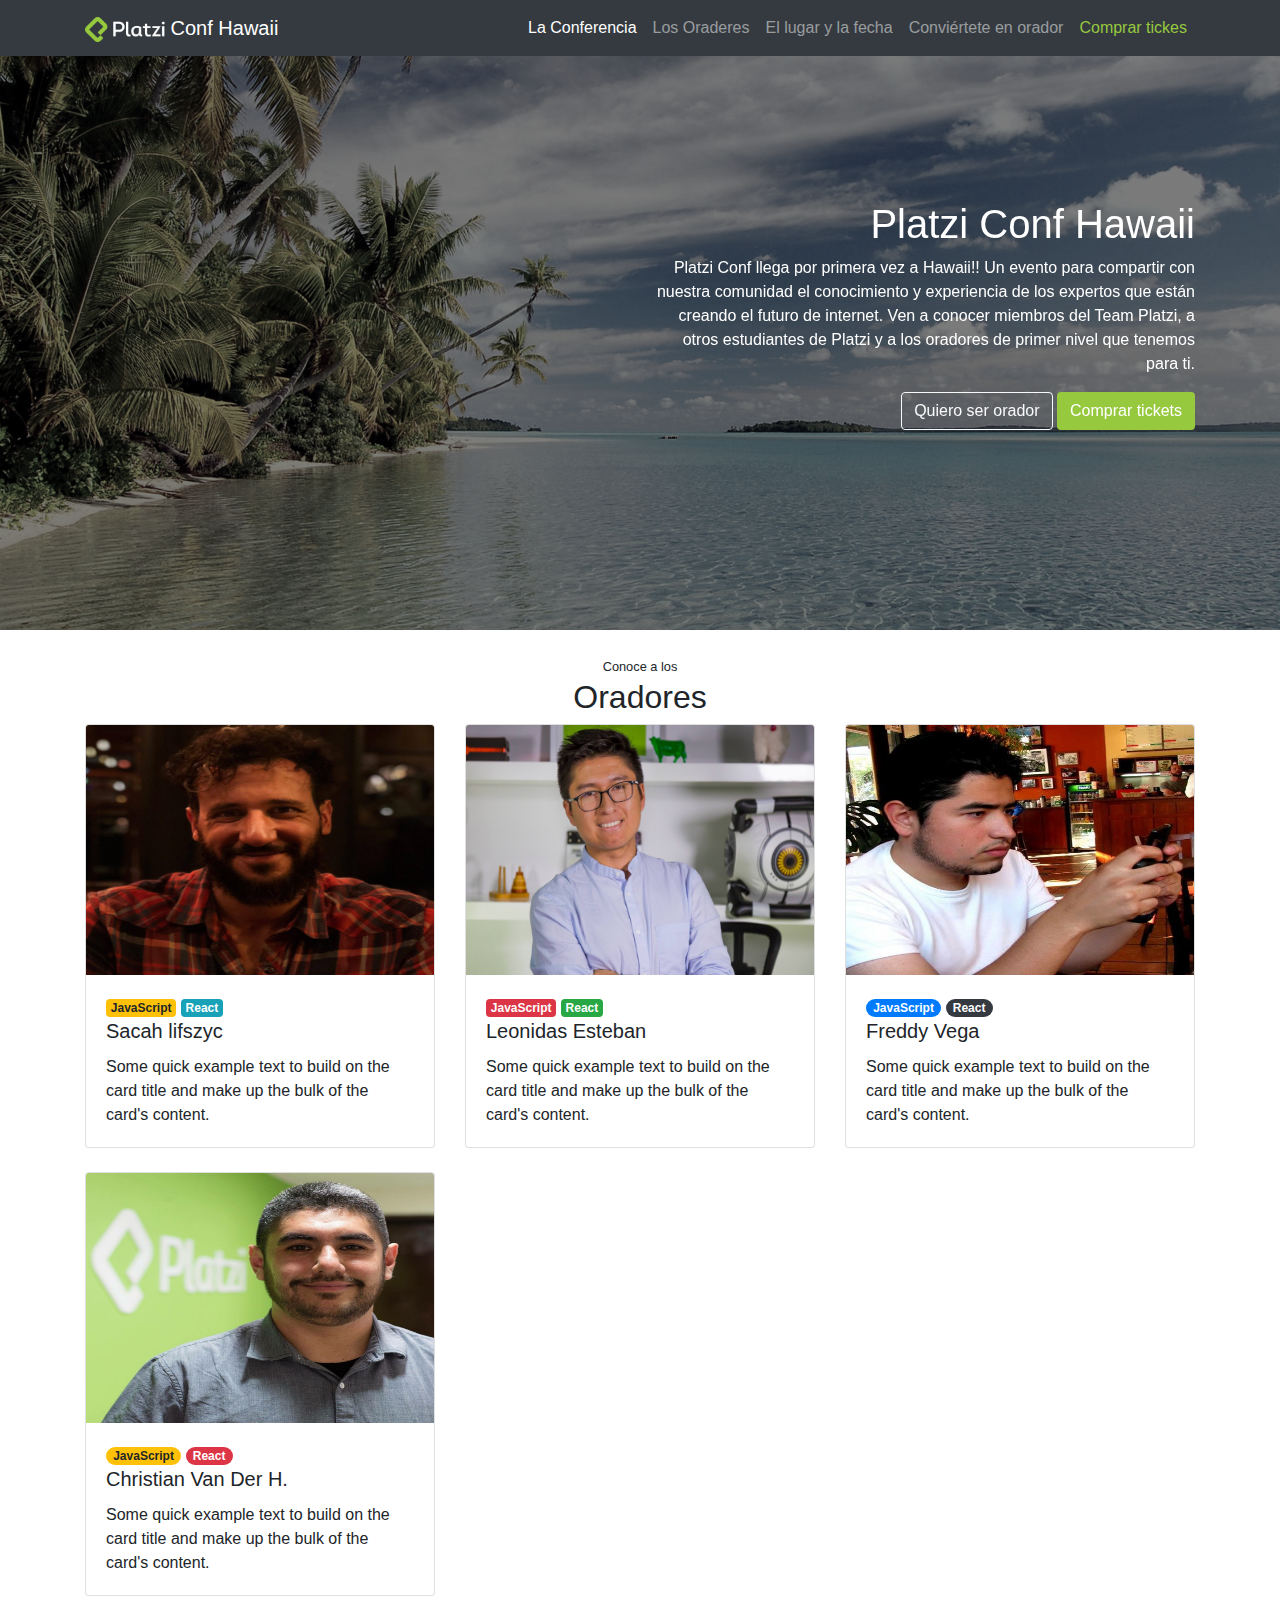
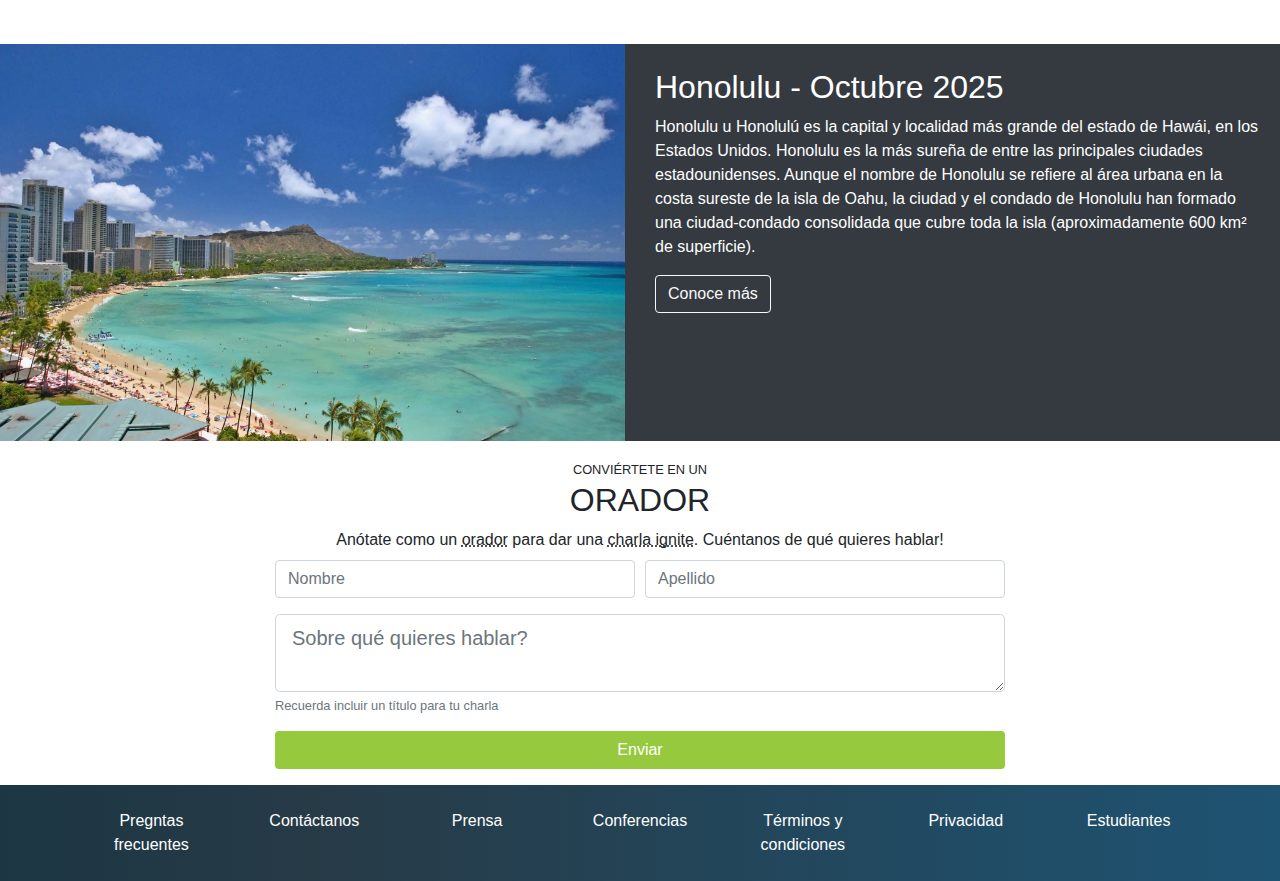
<file: Index.html>
<!doctype html>
<html lang="en">

<head>
    <!-- Required meta tags -->
    <meta charset="utf-8">
    <meta name="viewport" content="width=device-width, initial-scale=1, shrink-to-fit=no">

    <!-- Bootstrap CSS -->
    <link rel="stylesheet" href="https://stackpath.bootstrapcdn.com/bootstrap/4.3.1/css/bootstrap.min.css" integrity="sha384-ggOyR0iXCbMQv3Xipma34MD+dH/1fQ784/j6cY/iJTQUOhcWr7x9JvoRxT2MZw1T" crossorigin="anonymous">
    <link rel="stylesheet" href="./css/index.css">
    <title>Hello, world!</title>
</head>

<body data-spy="scroll" data-target="#navbarSupportedContent" data-offset="57">


    <!-- Header-->
    <nav id="header" class="navbar navbar-expand-lg navbar-dark bg-dark fixed-top">
        <div class="container">
            <a class="navbar-brand" href="#">
                <img src="./img/platzi-logo.png" alt="platzi logo"> Conf Hawaii
            </a>
            <button class="navbar-toggler" type="button" data-toggle="collapse" data-target="#navbarSupportedContent" aria-controls="navbarSupportedContent" aria-expanded="false" aria-label="Toggle navigation">
        <span class="navbar-toggler-icon"></span>
        </button>
            <!-- navbarSupportedContent -->
            <div class="collapse navbar-collapse" id="navbarSupportedContent">
                <ul class="navbar-nav ml-auto">
                    <li class="nav-item ">
                        <a class="nav-link" href="#main">La Conferencia</a>
                    </li>
                    <li class="nav-item">
                        <a class="nav-link" href="#speakers">Los Oraderes</a>
                    </li>
                    <li class="nav-item">
                        <a class="nav-link" href="#place-time">El lugar y la fecha</a>
                    </li>
                    <li class="nav-item">
                        <a class="nav-link" href="#conviertete-en-orador">Conviértete en orador</a>
                    </li>
                    <li class="nav-item">
                        <a class="nav-link text-platzi" href="#" data-toggle="modal" data-target="#modalCompra">Comprar tickes</a>
                    </li>
            </div>
        </div>
    </nav>
    <!-- /Header-->

    <!-- Main-->
    <main id="main">
        <div id="carousel" class="carousel slide carousel-fade" data-ride="carousel" data-pause="false">
            <div class="carousel-inner">
                <div class="carousel-item active">
                    <img class="d-block w-100" src="./img/hawaii.jpg" alt="Hawaii 1">
                </div>
                <div class="carousel-item">
                    <img class="d-block w-100" src="./img/hawaii2.jpg" alt="Hawaii 2">
                </div>
                <div class="carousel-item">
                    <img class="d-block w-100" src="./img/hawaii3.jpeg" alt="Hawaii 3">
                </div>
            </div>
            <div class="overlay">
                <div class="container">
                    <div class="row align-items-center">
                        <div class="col-md-6 offset-md-6 text-center text-md-right">
                            <h1>Platzi Conf Hawaii</h1>
                            <p class="d-none d-md-block">
                                Platzi Conf llega por primera vez a Hawaii!! Un evento para compartir con nuestra comunidad el conocimiento y experiencia de los expertos que están creando el futuro de internet. Ven a conocer miembros del Team Platzi, a otros estudiantes de Platzi y
                                a los oradores de primer nivel que tenemos para ti.
                            </p>
                            <a href="#" class="btn btn-outline-light">Quiero ser orador</a>
                            <button type="button" class="btn btn-platzi" data-toggle="modal" data-target="#modalCompra">Comprar tickets</button>
                        </div>
                    </div>
                </div>
            </div>
            <!-- <a class="carousel-control-prev" href="#carouselExampleFade" role="button" data-slide="prev">
                <span class="carousel-control-prev-icon" aria-hidden="true"></span>
                <span class="sr-only">Previous</span>
            </a>
            <a class="carousel-control-next" href="#carouselExampleFade" role="button" data-slide="next">
                <span class="carousel-control-next-icon" aria-hidden="true"></span>
                <span class="sr-only">Next</span>
            </a> -->
        </div>
    </main>
    <!-- /Main-->

    <!-- Speakers-->
    <section id="speakers" class="mt-4 mb-4">
        <div class="container">
            <div class="row">

                <div class="col text-center text-upprcase">
                    <small>Conoce a los</small>
                    <h2>Oradores</h2>
                </div>
            </div>
            <div class="row">
                <div class="col-12 col-md-6 col-lg-4 mb-4 ">
                    <div class="card">
                        <img class="card-img-top" src="./speakers/sacha.jpg" alt="Foto de Sacha" style="height: 250px">
                        <div class="card-body">
                            <div class="badges">
                                <span class="badge badge-warning">JavaScript</span>
                                <span class="badge badge-info">React</span>
                            </div>
                            <h5 class="card-title ">Sacah lifszyc</h5>
                            <p class="card-text">Some quick example text to build on the card title and make up the bulk of the card's content.</p>
                            <!-- <a href="#" class="btn btn-primary">Go somewhere</a> -->
                        </div>
                    </div>
                </div>
                <div class="col-12 col-md-6 col-lg-4 mb-4 ">
                    <div class="card">
                        <img class="card-img-top" src="./speakers/leonidas.jpeg" alt="Foto de Sacha" style="height: 250px">
                        <div class="card-body">
                            <div class="badges">
                                <span class="badge badge-danger">JavaScript</span>
                                <span class="badge badge-success">React</span>
                            </div>
                            <h5 class="card-title ">Leonidas Esteban</h5>
                            <p class="card-text">Some quick example text to build on the card title and make up the bulk of the card's content.</p>
                            <!-- <a href="#" class="btn btn-primary">Go somewhere</a> -->
                        </div>
                    </div>
                </div>
                <div class="col-12 col-md-6 col-lg-4 mb-4 ">
                    <div class="card">
                        <img class="card-img-top" src="./speakers/freddy.jpeg" alt="Foto de Sacha" style="height: 250px">
                        <div class="card-body">
                            <div class="badges">
                                <span class="badge badge-pill badge-primary">JavaScript</span>
                                <span class="badge badge-pill badge-dark">React</span>
                            </div>
                            <h5 class="card-title ">Freddy Vega</h5>
                            <p class="card-text">Some quick example text to build on the card title and make up the bulk of the card's content.</p>
                            <!-- <a href="#" class="btn btn-primary">Go somewhere</a> -->
                        </div>
                    </div>
                </div>
                <div class="col-12 col-md-6 col-lg-4 mb-4 ">
                    <div class="card">
                        <img class="card-img-top" src="./speakers/cvander.jpeg" alt="Foto de Sacha" style="height: 250px">
                        <div class="card-body">
                            <div class="badges">
                                <span class="badge badge-pill badge-warning">JavaScript</span>
                                <span class="badge badge-pill badge-danger">React</span>
                            </div>
                            <h5 class="card-title ">Christian Van Der H.</h5>
                            <p class="card-text">Some quick example text to build on the card title and make up the bulk of the card's content.</p>
                            <!-- <a href="#" class="btn btn-primary">Go somewhere</a> -->
                        </div>
                    </div>
                </div>
            </div>
        </div>
    </section>
    <!-- /Speakers-->
    <!-- Lugar y fecha -->
    <section id="place-time">
        <div class="container-fluid">
            <div class="row">
                <div class="col-12 col-lg-6 pl-0 pr0">
                    <img src="./img/honolulu.jpg" alt="Honolulu">
                </div>
                <div class="col-12 col-lg-6 pt-4 pb-4">
                    <h2>Honolulu - Octubre 2025 </h2>
                    <p>Honolulu u Honolulú​ es la capital y localidad más grande del estado de Hawái, en los Estados Unidos.​ Honolulu es la más sureña de entre las principales ciudades estadounidenses. Aunque el nombre de Honolulu se refiere al área urbana
                        en la costa sureste de la isla de Oahu, la ciudad y el condado de Honolulu han formado una ciudad-condado consolidada que cubre toda la isla (aproximadamente 600 km² de superficie).</p>
                    <a href="https://es.wikipedia.org/wiki/Honolulu" class="btn btn-outline-light">Conoce más</a>
                </div>
            </div>
        </div>

    </section>
    <!-- /Lugar y fecha -->
    <!-- Conviertete en Orador -->
    <section id="conviertete-en-orador" class="pt-3 pb-3">
        <div class="container">
            <div class="row">
                <div class="col text-uppercase text-center">
                    <small> Conviértete en un </small>
                    <h2>Orador</h2>
                </div>
            </div>
            <div class="row">
                <div class="col text-center">
                    Anótate como un <abbr data-toggle="tooltip" title="Quien da la charla">orador</abbr> para dar una <abbr data-toggle="tooltip" title="Charlas de 5 minutos">charla ignite</abbr>. Cuéntanos de qué quieres hablar!
                </div>

            </div>
            <div class="row">
                <div class="col col-md-10 offset-md-1 col-lg-8 offset-lg-2 pt-2">
                    <form>
                        <div class="form-row">
                            <div class="form-group col-12 col-md-6">
                                <input type="text" class="form-control" placeholder="Nombre">
                            </div>
                            <div class="form-group col-12 col-md-6">
                                <input type="text" class="form-control" placeholder="Apellido">
                            </div>
                        </div>
                        <div class="form-row">
                            <div class="form-group col">
                                <textarea name="text" class="form-control form-control-lg" placeholder="Sobre qué quieres hablar?"></textarea>
                                <small class="form-text text-muted">
                                    Recuerda incluir un título para tu charla
                                </small>
                            </div>
                        </div>
                        <div class="form-row">
                            <div class="col">
                                <button type="button" class="btn btn-platzi btn-block">Enviar</button>
                            </div>
                        </div>
                    </form>
                </div>
            </div>
        </div>
    </section>
    <!-- /Conviertete en Orador -->

    <!-- Footer-->
    <footer id="footer" class="pb-4 pt-4">
        <div class="container">
            <div class="row text-center">
                <div class="col-12 col-lg">
                    <a href="#">Pregntas frecuentes</a>
                </div>
                <div class="col-12 col-lg">
                    <a href="#">Contáctanos</a>
                </div>
                <div class="col-12 col-lg">
                    <a href="#">Prensa</a>
                </div>
                <div class="col-12 col-lg">
                    <a href="#">Conferencias</a>
                </div>
                <div class="col-12 col-lg">
                    <a href="#">Términos y condiciones</a>
                </div>
                <div class="col-12 col-lg">
                    <a href="#">Privacidad</a>
                </div>
                <div class="col-12 col-lg">
                    <a href="#">Estudiantes</a>
                </div>
            </div>
        </div>

    </footer>


    <!-- Modal -->
    <div class="modal fade" id="modalCompra" tabindex="-1" role="dialog" aria-labelledby="exampleModalCenterTitle" aria-hidden="true">
        <div class="modal-dialog modal-dialog-centered" role="document">
            <div class="modal-content">
                <div class="modal-header">
                    <h5 class="modal-title" id="exampleModalCenterTitle">Comprar ticktes</h5>
                    <button type="button" class="close" data-dismiss="modal" aria-label="Close">
                <span aria-hidden="true">&times;</span>
                </button>
                </div>
                <div class="modal-body">
                    <form action="">
                        <div class="form-row">
                            <div class="form-group col">
                                <div class="input-group mb-3">
                                    <div class="input-group-prepend">
                                        <span class="input-group-text" id="basic-addon1">@</span>
                                    </div>
                                    <input type="text" class="form-control" placeholder="Username" aria-label="Username" aria-describedby="basic-addon1">
                                </div>
                            </div>
                        </div>
                    </form>
                    <div class="alert alert-warning" role="alert">
                        Recibirás un correo de confirmación si sales sorteado
                    </div>
                </div>
                <div class="modal-footer">
                    <button type="button" class="btn btn-secondary" data-dismiss="modal">Cerrar</button>
                    <button type="button" class="btn btn-platzi">Comprar</button>
                </div>
            </div>
        </div>
    </div>
    <!-- /Modal -->
    <!-- /Footer-->
    <!-- Optional JavaScript -->
    <!-- jQuery first, then Popper.js, then Bootstrap JS -->
    <script src="https://code.jquery.com/jquery-3.3.1.slim.min.js" integrity="sha384-q8i/X+965DzO0rT7abK41JStQIAqVgRVzpbzo5smXKp4YfRvH+8abtTE1Pi6jizo" crossorigin="anonymous"></script>
    <script src="https://cdnjs.cloudflare.com/ajax/libs/popper.js/1.14.7/umd/popper.min.js" integrity="sha384-UO2eT0CpHqdSJQ6hJty5KVphtPhzWj9WO1clHTMGa3JDZwrnQq4sF86dIHNDz0W1" crossorigin="anonymous"></script>
    <script src="https://stackpath.bootstrapcdn.com/bootstrap/4.3.1/js/bootstrap.min.js" integrity="sha384-JjSmVgyd0p3pXB1rRibZUAYoIIy6OrQ6VrjIEaFf/nJGzIxFDsf4x0xIM+B07jRM" crossorigin="anonymous"></script>
    <script src="index.js"></script>
</body>

</html>
</file>
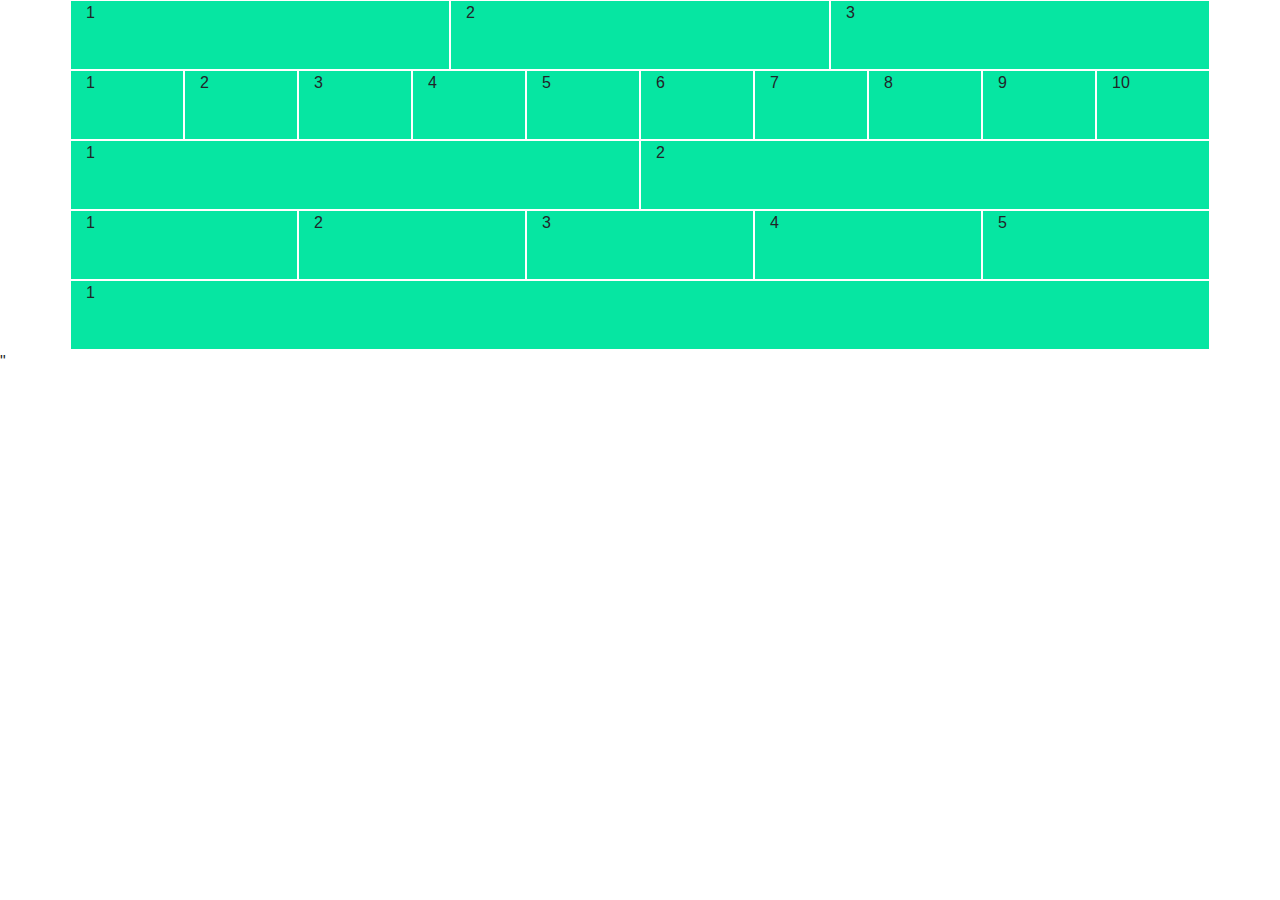
<file: Grilla_Boostrap/Index.html>
<!doctype html>
<html lang="en">

<head>
    <!-- Required meta tags -->
    <meta charset="utf-8">
    <meta name="viewport" content="width=device-width, initial-scale=1, shrink-to-fit=no">

    <!-- Bootstrap CSS -->
    <link rel="stylesheet" href="https://stackpath.bootstrapcdn.com/bootstrap/4.3.1/css/bootstrap.min.css" integrity="sha384-ggOyR0iXCbMQv3Xipma34MD+dH/1fQ784/j6cY/iJTQUOhcWr7x9JvoRxT2MZw1T" crossorigin="anonymous">
    <style>
        .col {
            border: 1px solid white;
            background: rgb(6, 230, 162);
            height: 70px;
        }
    </style>
    <title>Hello, world!</title>
</head>

<body>
    <div class="container" style="background: red">
        <div class="row">
            <div class="col"> 1 </div>
            <div class="col"> 2 </div>
            <div class="col"> 3 </div>
        </div>
        <div class="row">
            <div class="col"> 1 </div>
            <div class="col"> 2 </div>
            <div class="col"> 3 </div>
            <div class="col"> 4 </div>
            <div class="col"> 5 </div>
            <div class="col"> 6 </div>
            <div class="col"> 7 </div>
            <div class="col"> 8 </div>
            <div class="col"> 9 </div>
            <div class="col"> 10 </div>
        </div>
        <div class="row">
            <div class="col"> 1 </div>
            <div class="col"> 2 </div>
        </div>
        <div class="row">
            <div class="col"> 1 </div>
            <div class="col"> 2 </div>
            <div class="col"> 3 </div>
            <div class="col"> 4 </div>
            <div class="col"> 5 </div>
        </div>
        <div class="row">
            <div class="col"> 1 </div>

        </div>
        <!-- <div class="row">
            <div class="col"> 1 </div>
            <div class="col"> 2 </div>
            <div class="col"> 3 </div>
        </div> -->
        <!-- Content here -->
    </div>
    <!-- Optional JavaScript -->
    <!-- jQuery first, then Popper.js, then Bootstrap JS -->
    <script src="https://code.jquery.com/jquery-3.3.1.slim.min.js" integrity="sha384-q8i/X+965DzO0rT7abK41JStQIAqVgRVzpbzo5smXKp4YfRvH+8abtTE1Pi6jizo" crossorigin="anonymous"></script>
    <script src="https://cdnjs.cloudflare.com/ajax/libs/popper.js/1.14.7/umd/popper.min.js" integrity="sha384-UO2eT0CpHqdSJQ6hJty5KVphtPhzWj9WO1clHTMGa3JDZwrnQq4sF86dIHNDz0W1" crossorigin="anonymous"></script>
    <script src="https://stackpath.bootstrapcdn.com/bootstrap/4.3.1/js/bootstrap.min.js" integrity="sha384-JjSmVgyd0p3pXB1rRibZUAYoIIy6OrQ6VrjIEaFf/nJGzIxFDsf4x0xIM+B07jRM" crossorigin="anonymous"></script>
</body>

<footer id="footer">

    <div class="container">
        <div class="row">

        </div>

    </div>
    "

</footer>

</html>
</file>
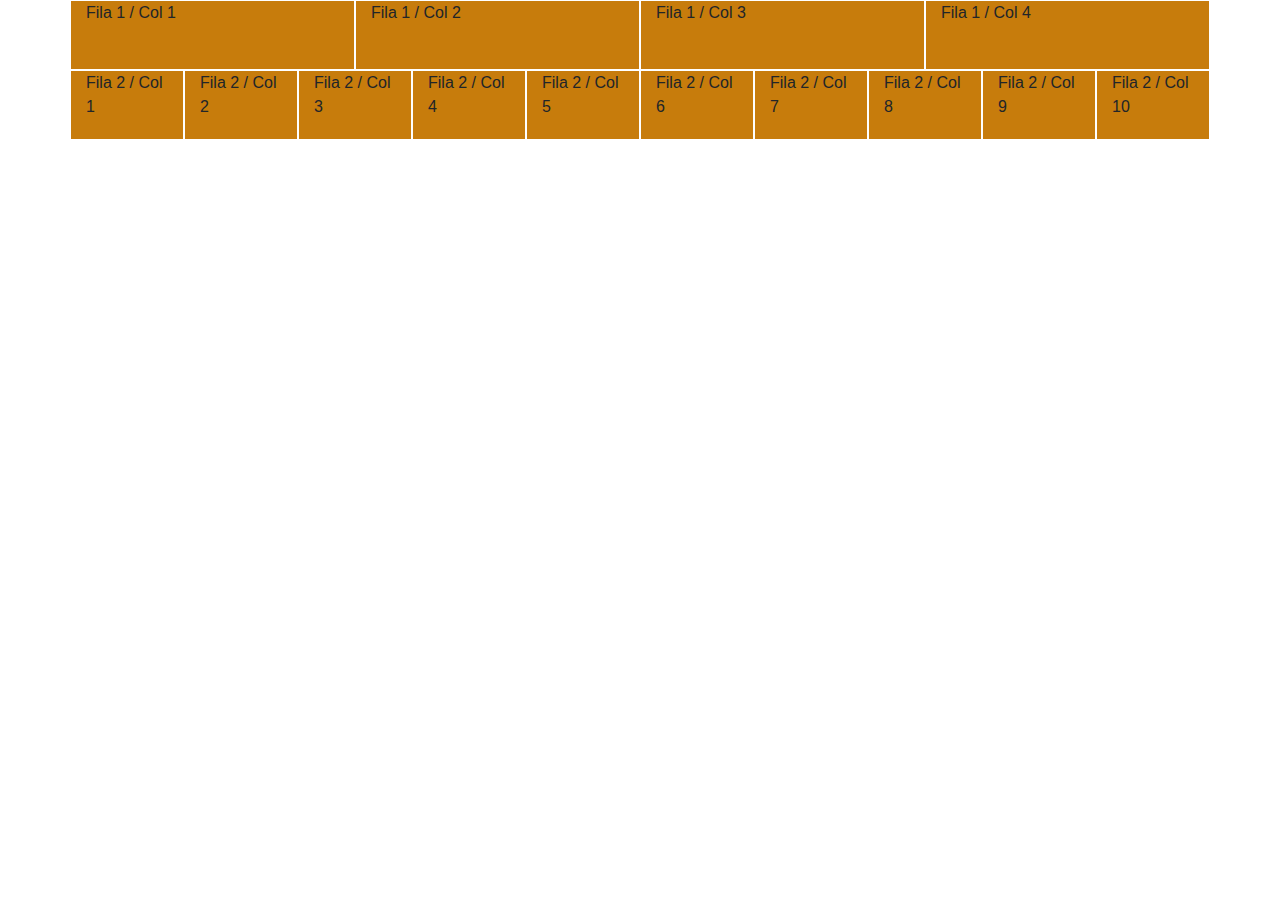
<file: Grilla_Boostrap/reto2.html>
<!doctype html>
<html lang="en">

<head>
    <!-- Required meta tags -->
    <meta charset="utf-8">
    <meta name="viewport" content="width=device-width, initial-scale=1, shrink-to-fit=no">

    <!-- Bootstrap CSS -->
    <link rel="stylesheet" href="https://stackpath.bootstrapcdn.com/bootstrap/4.3.1/css/bootstrap.min.css" integrity="sha384-ggOyR0iXCbMQv3Xipma34MD+dH/1fQ784/j6cY/iJTQUOhcWr7x9JvoRxT2MZw1T" crossorigin="anonymous">
    <style>
        .col {
            border: 1px solid white;
            background: rgb(199, 124, 12);
            height: 70px;
        }
    </style>
    <title>Hello, world!</title>
</head>

<body>
    <div class="container">
        <div class="row">
            <div class="col col-6 col-md-3 col-lg-3"> Fila 1 / Col 1 </div>
            <div class="col col-6 col-md-3 col-lg-3"> Fila 1 / Col 2 </div>
            <div class="col col-6 col-md-3 col-lg-3"> Fila 1 / Col 3 </div>
            <div class="col col-6 col-md-3 col-lg-3"> Fila 1 / Col 4 </div>
        </div>
        <div class="row">
            <div class="col col-12 col-md-6 col-lg"> Fila 2 / Col 1 </div>
            <div class="col col-12 col-md-6 col-lg"> Fila 2 / Col 2 </div>
            <div class="col col-12 col-md-6 col-lg"> Fila 2 / Col 3 </div>
            <div class="col col-12 col-md-6 col-lg"> Fila 2 / Col 4 </div>
            <div class="col col-12 col-md-6 col-lg"> Fila 2 / Col 5 </div>
            <div class="col col-12 col-md-6 col-lg"> Fila 2 / Col 6 </div>
            <div class="col col-12 col-md-6 col-lg"> Fila 2 / Col 7 </div>
            <div class="col col-12 col-md-6 col-lg"> Fila 2 / Col 8 </div>
            <div class="col col-12 col-md-6 col-lg"> Fila 2 / Col 9 </div>
            <div class="col col-12 col-md-6 col-lg"> Fila 2 / Col 10 </div>
        </div>

        <!-- <div class="row">
            <div class="col"> 1 </div>
            <div class="col"> 2 </div>
            <div class="col"> 3 </div>
        </div> -->
        <!-- Content here -->
    </div>
    <!-- Optional JavaScript -->
    <!-- jQuery first, then Popper.js, then Bootstrap JS -->
    <script src="https://code.jquery.com/jquery-3.3.1.slim.min.js" integrity="sha384-q8i/X+965DzO0rT7abK41JStQIAqVgRVzpbzo5smXKp4YfRvH+8abtTE1Pi6jizo" crossorigin="anonymous"></script>
    <script src="https://cdnjs.cloudflare.com/ajax/libs/popper.js/1.14.7/umd/popper.min.js" integrity="sha384-UO2eT0CpHqdSJQ6hJty5KVphtPhzWj9WO1clHTMGa3JDZwrnQq4sF86dIHNDz0W1" crossorigin="anonymous"></script>
    <script src="https://stackpath.bootstrapcdn.com/bootstrap/4.3.1/js/bootstrap.min.js" integrity="sha384-JjSmVgyd0p3pXB1rRibZUAYoIIy6OrQ6VrjIEaFf/nJGzIxFDsf4x0xIM+B07jRM" crossorigin="anonymous"></script>
</body>

</html>
</file>
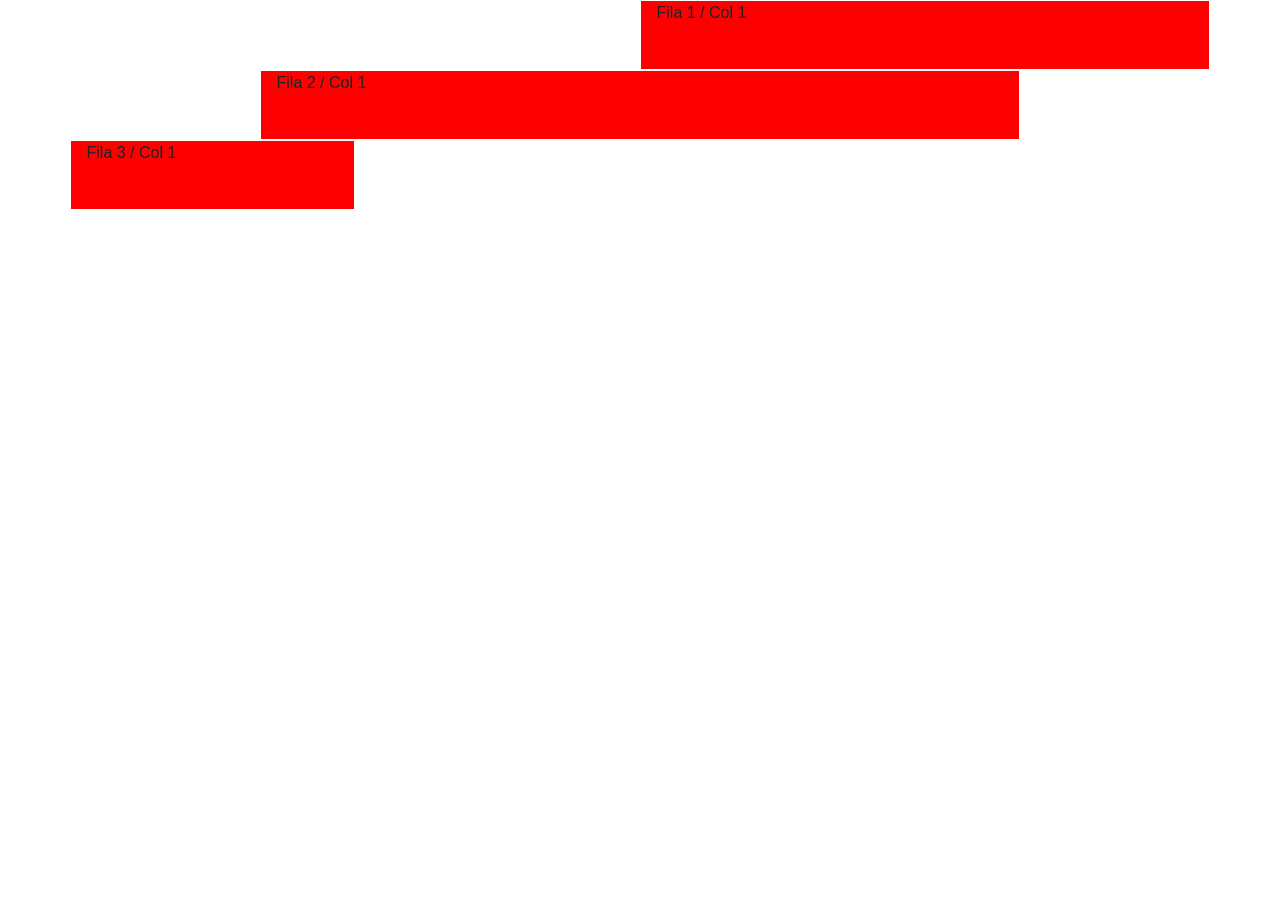
<file: Grilla_Boostrap/reto3.html>
<!doctype html>
<html lang="en">

<head>
    <!-- Required meta tags -->
    <meta charset="utf-8">
    <meta name="viewport" content="width=device-width, initial-scale=1, shrink-to-fit=no">

    <!-- Bootstrap CSS -->
    <link rel="stylesheet" href="https://stackpath.bootstrapcdn.com/bootstrap/4.3.1/css/bootstrap.min.css" integrity="sha384-ggOyR0iXCbMQv3Xipma34MD+dH/1fQ784/j6cY/iJTQUOhcWr7x9JvoRxT2MZw1T" crossorigin="anonymous">
    <style>
        .col {
            border: 1px solid white;
            background: red;
            height: 70px;
        }
    </style>
    <title>Hello, world!</title>
</head>

<body>
    <div class="container">
        <div class="row">
            <div class="col col-12 col-md-6 offset-md-6 "> Fila 1 / Col 1 </div>

        </div>
        <div class="row">
            <div class="col col-8 col-md-8 offset-md-2 "> Fila 2 / Col 1 </div>
        </div>
        <div class="row">
            <div class="col col-3 offset-9 col-md-3 offset-md-0 "> Fila 3 / Col 1 </div>
        </div>

        <!-- <div class="row">
            <div class="col"> 1 </div>
            <div class="col"> 2 </div>
            <div class="col"> 3 </div>
        </div> -->
        <!-- Content here -->
    </div>
    <!-- Optional JavaScript -->
    <!-- jQuery first, then Popper.js, then Bootstrap JS -->
    <script src="https://code.jquery.com/jquery-3.3.1.slim.min.js" integrity="sha384-q8i/X+965DzO0rT7abK41JStQIAqVgRVzpbzo5smXKp4YfRvH+8abtTE1Pi6jizo" crossorigin="anonymous"></script>
    <script src="https://cdnjs.cloudflare.com/ajax/libs/popper.js/1.14.7/umd/popper.min.js" integrity="sha384-UO2eT0CpHqdSJQ6hJty5KVphtPhzWj9WO1clHTMGa3JDZwrnQq4sF86dIHNDz0W1" crossorigin="anonymous"></script>
    <script src="https://stackpath.bootstrapcdn.com/bootstrap/4.3.1/js/bootstrap.min.js" integrity="sha384-JjSmVgyd0p3pXB1rRibZUAYoIIy6OrQ6VrjIEaFf/nJGzIxFDsf4x0xIM+B07jRM" crossorigin="anonymous"></script>
</body>

</html>
</file>
<file: css/index.css>
.text-platzi {
    color: #97c93e !important;
}

.btn-platzi {
    background-color: #97c93e;
    color: white;
}

.btn-platzi:hover {
    background-color: #82ad36;
    color: white !important;
}

#header img {
    width: 80px;
}

#main .carousel-inner img {
    max-height: 70vh;
    object-fit: cover;
    filter: grayscale(70%);
}

#carousel {
    position: relative;
}

#carousel .overlay {
    position: absolute;
    top: 0;
    bottom: 0;
    left: 0;
    right: 0;
    background-color: rgba(0, 0, 0, 0.5);
    color: white;
    z-index: 100;
}

#carousel .overlay .container,
#carousel .overlay .row {
    height: 100%;
}

#place-time {
    background-color: #343a40;
    color: white;
}

#place-time img {
    max-width: 100%;
}

#footer {
    background: linear-gradient(90deg, #1c3643, #273b47 25%, #1e5372);
}

#footer a {
    color: white;
}
</file>
